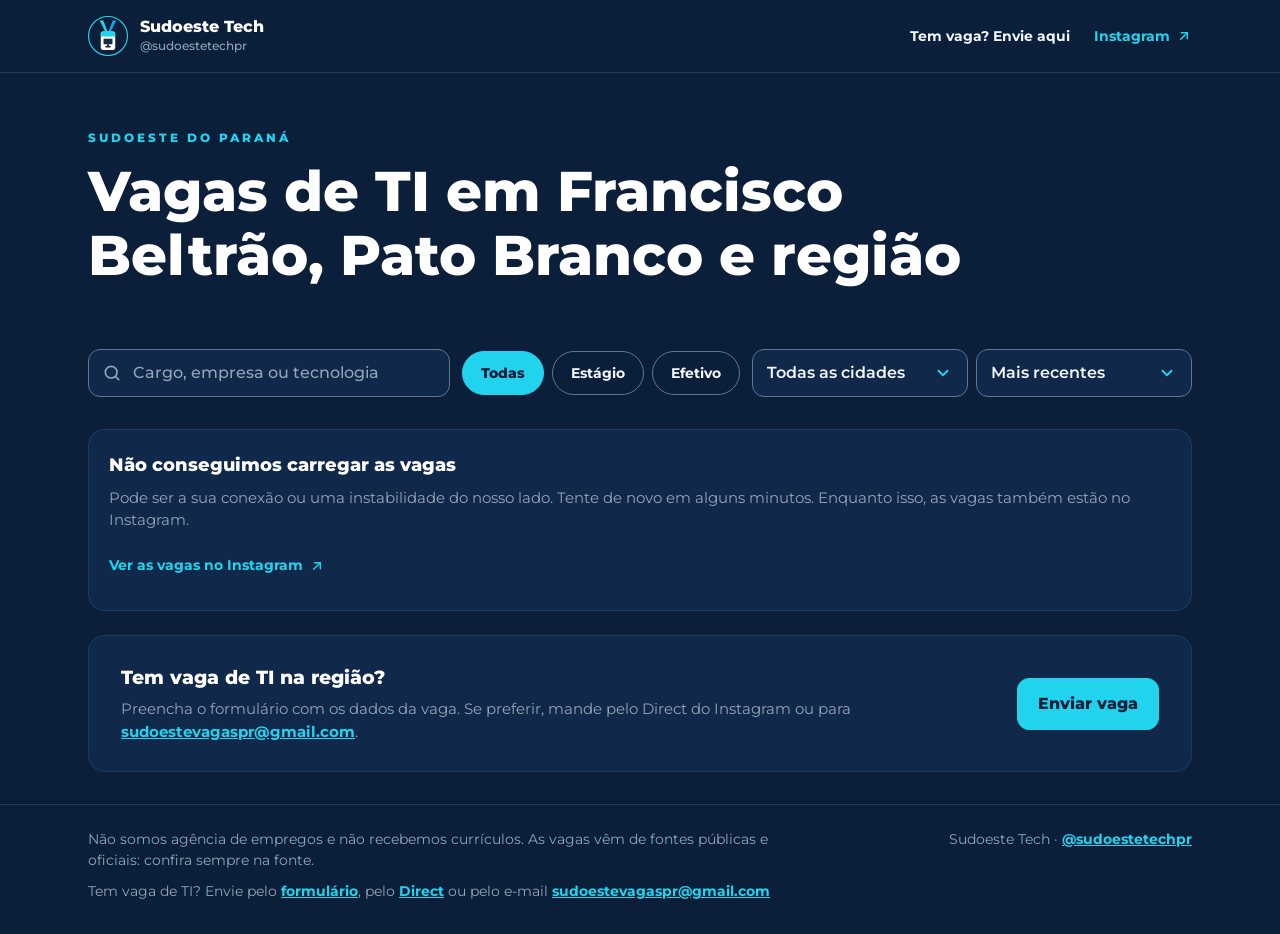
<file: index.html>
<!doctype html>
<html lang="pt-BR">
<head>
<meta charset="utf-8">
<script src="js/redirecionar.js?v=20261122c"></script>
<meta name="viewport" content="width=device-width, initial-scale=1">
<title>Vagas de TI no Sudoeste do Paraná | Sudoeste Tech</title>
<meta name="description" content="Vagas de TI em Francisco Beltrão, Pato Branco e região, reunidas pela Sudoeste Tech. Estágio e efetivo, com o link oficial de cada vaga.">
<meta name="theme-color" content="#0B1F3A">
<meta name="referrer" content="strict-origin-when-cross-origin">

<!-- Prévia do link no WhatsApp e redes sociais.
     O endereço precisa ser completo, com https:// (veja o README). -->
<meta property="og:type" content="website">
<meta property="og:locale" content="pt_BR">
<meta property="og:site_name" content="Sudoeste Tech">
<meta property="og:title" content="Vagas de TI no Sudoeste do Paraná | Sudoeste Tech">
<meta property="og:description" content="Vagas de TI em Francisco Beltrão, Pato Branco e região, num lugar só, com o link oficial de cada vaga.">
<meta property="og:url" content="https://sudoestetech.com.br/">
<meta property="og:image" content="https://sudoestetech.com.br/img/previa.png">
<meta property="og:image:width" content="1200">
<meta property="og:image:height" content="630">
<meta property="og:image:alt" content="Sudoeste Tech: vagas de TI no Sudoeste do Paraná">
<meta name="twitter:card" content="summary_large_image">

<link rel="icon" href="img/logo.svg" type="image/svg+xml">
<link rel="icon" href="img/favicon-32.png" type="image/png" sizes="32x32">
<link rel="apple-touch-icon" href="img/apple-touch-icon.png">
<link rel="preload" href="fontes/montserrat.woff2" as="font" type="font/woff2" crossorigin>
<link rel="stylesheet" href="css/estilo.css?v=20261122c">
</head>
<body>

<header class="topo">
  <div class="conteudo">
    <a class="marca" href="./">
      <img src="img/logo.svg" alt="" width="40" height="40">
      <span>
        <span class="marca-nome">Sudoeste Tech</span>
        <span class="marca-perfil">@sudoestetechpr</span>
      </span>
    </a>
    <nav class="topo-links" aria-label="Links">
      <a class="link-seta link-claro so-computador" href="https://docs.google.com/forms/d/e/1FAIpQLSdrJC9svuXizVMNhkHapBApEBNYe-bqqFJYwQx15sDE28wVZw/viewform" target="_blank" rel="noopener noreferrer">Tem vaga? Envie aqui</a>
      <a class="link-seta" href="https://www.instagram.com/sudoestetechpr/" target="_blank" rel="noopener noreferrer">Instagram<svg class="icone" viewBox="0 0 24 24" aria-hidden="true"><path d="M7 17 17 7"/><path d="M8 7h9v9"/></svg></a>
    </nav>
  </div>
</header>

<main>
  <section class="conteudo abertura">
    <span class="sobretitulo">Sudoeste do Paraná</span>
    <h1>Vagas de TI em Francisco Beltrão, Pato Branco e região</h1>
    <p class="resumo" id="resumo" aria-live="polite"></p>
  </section>

  <section class="conteudo" aria-label="Busca e filtros">
    <form class="filtros" id="form-busca" role="search">
      <div class="campo campo-busca">
        <label for="busca" class="sr-only">Buscar vagas</label>
        <svg class="icone" viewBox="0 0 24 24" aria-hidden="true"><circle cx="11" cy="11" r="7"/><path d="m20 20-3.5-3.5"/></svg>
        <input id="busca" type="search" placeholder="Cargo, empresa ou tecnologia" autocomplete="off" enterkeyhint="search">
      </div>
      <div class="tipos" role="group" aria-label="Tipo de vaga">
        <button type="button" data-tipo="" aria-pressed="true">Todas</button>
        <button type="button" data-tipo="Estágio" aria-pressed="false">Estágio</button>
        <button type="button" data-tipo="Efetivo" aria-pressed="false">Efetivo</button>
      </div>
      <div class="selecoes">
        <div class="campo campo-cidade">
          <label for="cidade" class="sr-only">Cidade</label>
          <select id="cidade">
            <option value="">Todas as cidades</option>
            <option value="remota">Remota</option>
          </select>
          <svg class="icone" viewBox="0 0 24 24" aria-hidden="true"><path d="m6 9 6 6 6-6"/></svg>
        </div>
        <div class="campo campo-ordem">
          <label for="ordem" class="sr-only">Ordenar vagas</label>
          <select id="ordem">
            <option value="recentes">Mais recentes</option>
            <option value="prazo">Prazo mais próximo</option>
            <option value="az">Cargo de A a Z</option>
            <option value="za">Cargo de Z a A</option>
          </select>
          <svg class="icone" viewBox="0 0 24 24" aria-hidden="true"><path d="m6 9 6 6 6-6"/></svg>
        </div>
      </div>
      <p class="contagem-filtro" id="contagem-filtro" aria-live="polite"></p>
    </form>
  </section>

  <section class="conteudo lista" id="lista" aria-label="Vagas abertas">
    <p class="carregando">Carregando vagas…</p>
    <noscript><p class="sem-js">Para ver as vagas, ative o JavaScript no navegador. As vagas também estão no <a href="https://www.instagram.com/sudoestetechpr/">Instagram</a>.</p></noscript>
  </section>

  <div class="conteudo">
    <section class="chamada" id="contato" aria-labelledby="titulo-contato">
      <div>
        <h2 id="titulo-contato">Tem vaga de TI na região?</h2>
        <p>Preencha o formulário com os dados da vaga. Se preferir, mande pelo Direct do Instagram ou para <a href="mailto:sudoestevagaspr@gmail.com">sudoestevagaspr@gmail.com</a>.</p>
      </div>
      <a class="botao botao-cheio" href="https://docs.google.com/forms/d/e/1FAIpQLSdrJC9svuXizVMNhkHapBApEBNYe-bqqFJYwQx15sDE28wVZw/viewform" target="_blank" rel="noopener noreferrer">Enviar vaga</a>
    </section>
  </div>
</main>

<footer class="rodape">
  <div class="conteudo">
    <div>
      <p>Não somos agência de empregos e não recebemos currículos. As vagas vêm de fontes públicas e oficiais: confira sempre na fonte.</p>
      <p>Tem vaga de TI? Envie pelo <a href="https://docs.google.com/forms/d/e/1FAIpQLSdrJC9svuXizVMNhkHapBApEBNYe-bqqFJYwQx15sDE28wVZw/viewform" target="_blank" rel="noopener noreferrer">formulário</a>, pelo <a href="https://ig.me/m/sudoestetechpr" target="_blank" rel="noopener noreferrer">Direct</a> ou pelo e-mail <a href="mailto:sudoestevagaspr@gmail.com">sudoestevagaspr@gmail.com</a></p>
    </div>
    <p>Sudoeste Tech · <a href="https://www.instagram.com/sudoestetechpr/" target="_blank" rel="noopener noreferrer">@sudoestetechpr</a></p>
  </div>
</footer>

<script src="js/config.js?v=20261122c"></script>
<script src="js/planilha.js?v=20261122c"></script>
<script src="js/contador.js?v=20261122c"></script>
<script src="js/lista.js?v=20261122c"></script>
</body>
</html>
</file>
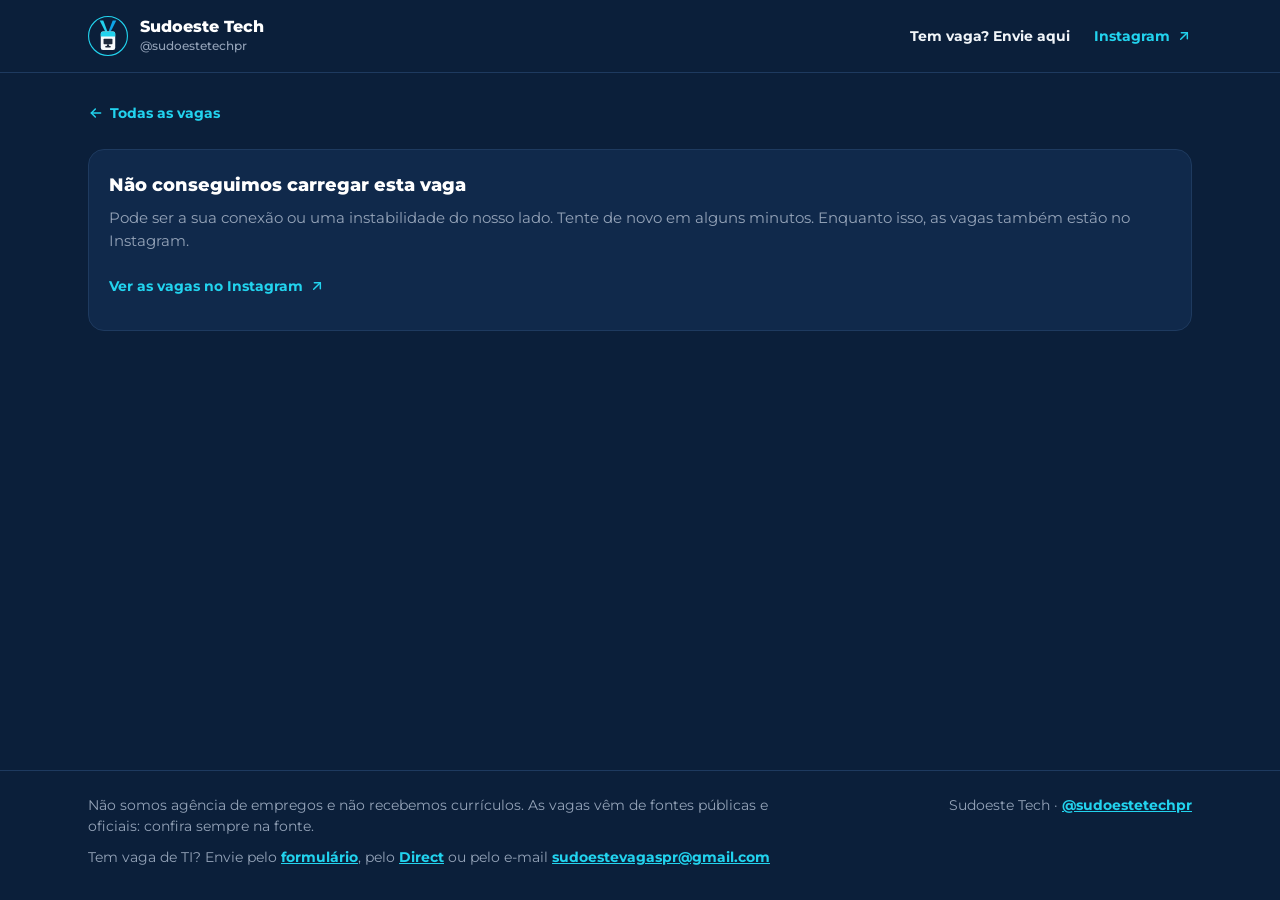
<file: vaga.html>
<!doctype html>
<html lang="pt-BR">
<head>
<meta charset="utf-8">
<script src="js/redirecionar.js?v=20261122c"></script>
<meta name="viewport" content="width=device-width, initial-scale=1">
<title>Vaga de TI | Sudoeste Tech</title>
<meta name="description" content="Vagas de TI em Francisco Beltrão, Pato Branco e região, reunidas pela Sudoeste Tech. Estágio e efetivo, com o link oficial de cada vaga.">
<meta name="theme-color" content="#0B1F3A">
<meta name="referrer" content="strict-origin-when-cross-origin">

<!-- Prévia do link no WhatsApp e redes sociais.
     O endereço precisa ser completo, com https:// (veja o README). -->
<meta property="og:type" content="website">
<meta property="og:locale" content="pt_BR">
<meta property="og:site_name" content="Sudoeste Tech">
<meta property="og:title" content="Vagas de TI no Sudoeste do Paraná | Sudoeste Tech">
<meta property="og:description" content="Vagas de TI em Francisco Beltrão, Pato Branco e região, num lugar só, com o link oficial de cada vaga.">
<meta property="og:url" content="https://sudoestetech.com.br/">
<meta property="og:image" content="https://sudoestetech.com.br/img/previa.png">
<meta property="og:image:width" content="1200">
<meta property="og:image:height" content="630">
<meta property="og:image:alt" content="Sudoeste Tech: vagas de TI no Sudoeste do Paraná">
<meta name="twitter:card" content="summary_large_image">

<link rel="icon" href="img/logo.svg" type="image/svg+xml">
<link rel="icon" href="img/favicon-32.png" type="image/png" sizes="32x32">
<link rel="apple-touch-icon" href="img/apple-touch-icon.png">
<link rel="preload" href="fontes/montserrat.woff2" as="font" type="font/woff2" crossorigin>
<link rel="stylesheet" href="css/estilo.css?v=20261122c">
</head>
<body>

<header class="topo">
  <div class="conteudo">
    <a class="marca" href="./">
      <img src="img/logo.svg" alt="" width="40" height="40">
      <span>
        <span class="marca-nome">Sudoeste Tech</span>
        <span class="marca-perfil">@sudoestetechpr</span>
      </span>
    </a>
    <nav class="topo-links" aria-label="Links">
      <a class="link-seta link-claro so-computador" href="https://docs.google.com/forms/d/e/1FAIpQLSdrJC9svuXizVMNhkHapBApEBNYe-bqqFJYwQx15sDE28wVZw/viewform" target="_blank" rel="noopener noreferrer">Tem vaga? Envie aqui</a>
      <a class="link-seta" href="https://www.instagram.com/sudoestetechpr/" target="_blank" rel="noopener noreferrer">Instagram<svg class="icone" viewBox="0 0 24 24" aria-hidden="true"><path d="M7 17 17 7"/><path d="M8 7h9v9"/></svg></a>
    </nav>
  </div>
</header>

<main class="conteudo">
  <p class="voltar"><a class="link-seta" href="./"><svg class="icone" viewBox="0 0 24 24" aria-hidden="true"><path d="M19 12H5"/><path d="m11 18-6-6 6-6"/></svg>Todas as vagas</a></p>
  <div id="vaga">
    <p class="carregando">Carregando vaga…</p>
    <noscript><p class="sem-js">Para ver as vagas, ative o JavaScript no navegador. As vagas também estão no <a href="https://www.instagram.com/sudoestetechpr/">Instagram</a>.</p></noscript>
  </div>
</main>

<footer class="rodape">
  <div class="conteudo">
    <div>
      <p>Não somos agência de empregos e não recebemos currículos. As vagas vêm de fontes públicas e oficiais: confira sempre na fonte.</p>
      <p>Tem vaga de TI? Envie pelo <a href="https://docs.google.com/forms/d/e/1FAIpQLSdrJC9svuXizVMNhkHapBApEBNYe-bqqFJYwQx15sDE28wVZw/viewform" target="_blank" rel="noopener noreferrer">formulário</a>, pelo <a href="https://ig.me/m/sudoestetechpr" target="_blank" rel="noopener noreferrer">Direct</a> ou pelo e-mail <a href="mailto:sudoestevagaspr@gmail.com">sudoestevagaspr@gmail.com</a></p>
    </div>
    <p>Sudoeste Tech · <a href="https://www.instagram.com/sudoestetechpr/" target="_blank" rel="noopener noreferrer">@sudoestetechpr</a></p>
  </div>
</footer>

<script src="js/config.js?v=20261122c"></script>
<script src="js/planilha.js?v=20261122c"></script>
<script src="js/contador.js?v=20261122c"></script>
<script src="js/vaga.js?v=20261122c"></script>
</body>
</html>
</file>
<file: css/estilo.css>
/* Sudoeste Tech: estilo do site de vagas.
   Feito primeiro para celular; as regras @media no fim ajustam para telas maiores. */

@font-face {
  font-family: "Montserrat";
  src: url("../fontes/montserrat.woff2") format("woff2");
  font-weight: 400 800;
  font-style: normal;
  font-display: swap;
}

:root {
  --fundo: #0B1F3A;
  --cartao: #10294B;
  --borda: #1E3A5F;
  --borda-campo: #64748B;
  --ciano: #22D3EE;
  --ciano-claro: #67E8F9;
  --amarelo: #FDE047;
  --texto: #F1F5F9;
  --branco: #FFFFFF;
  --apoio: #94A3B8;
  --raio: 16px;
}

* { box-sizing: border-box; }

html { -webkit-text-size-adjust: 100%; }

body {
  margin: 0;
  min-height: 100vh;
  display: flex;
  flex-direction: column;
  background: var(--fundo);
  color: var(--texto);
  font-family: "Montserrat", "Segoe UI", Arial, sans-serif;
  font-size: 16px;
  line-height: 1.5;
}

a { color: var(--ciano); }
a:hover { color: var(--ciano-claro); }

a:focus-visible,
button:focus-visible,
input:focus-visible,
select:focus-visible {
  outline: 3px solid var(--amarelo);
  outline-offset: 2px;
}

.sr-only {
  position: absolute;
  width: 1px; height: 1px;
  padding: 0; margin: -1px;
  overflow: hidden;
  clip: rect(0, 0, 0, 0);
  white-space: nowrap;
  border: 0;
}

.icone {
  width: 16px; height: 16px;
  flex: none;
  fill: none;
  stroke: currentColor;
  stroke-width: 2.2;
  stroke-linecap: round;
  stroke-linejoin: round;
}

.conteudo {
  width: 100%;
  max-width: 1200px;
  margin: 0 auto;
  padding: 0 20px;
}

/* ---------- Topo ---------- */

.topo { border-bottom: 1px solid var(--borda); }

.topo .conteudo {
  display: flex;
  align-items: center;
  justify-content: space-between;
  gap: 12px;
  padding-top: 14px;
  padding-bottom: 14px;
}

.marca {
  display: flex;
  align-items: center;
  gap: 12px;
  text-decoration: none;
  color: inherit;
}
.marca:hover { color: inherit; }
.marca img { width: 40px; height: 40px; }
.marca-nome { display: block; font-size: 16px; font-weight: 800; color: var(--branco); line-height: 1.2; }
.marca-perfil { display: block; font-size: 12px; font-weight: 500; color: var(--apoio); }

.topo-links { display: flex; align-items: center; gap: 24px; }

.link-seta {
  display: inline-flex;
  align-items: center;
  gap: 6px;
  min-height: 44px;
  font-size: 14px;
  font-weight: 700;
  text-decoration: none;
}

.link-claro { color: var(--texto); }
.link-claro:hover { color: var(--ciano); }
.so-computador { display: none; }

/* ---------- Abertura ---------- */

.abertura {
  display: flex;
  flex-direction: column;
  gap: 12px;
  padding-top: 28px;
  padding-bottom: 20px;
}

.sobretitulo {
  font-size: 12px;
  font-weight: 800;
  letter-spacing: 3px;
  text-transform: uppercase;
  color: var(--ciano);
}

.abertura h1 {
  margin: 0;
  font-size: 28px;
  line-height: 1.15;
  font-weight: 800;
  color: var(--branco);
}

.resumo { margin: 0; font-size: 14px; color: var(--apoio); min-height: 21px; }
.resumo strong { font-weight: 700; color: var(--texto); }

/* ---------- Busca e filtros ---------- */

.filtros {
  display: flex;
  flex-direction: column;
  gap: 12px;
  padding-bottom: 8px;
}

.campo { position: relative; }

.campo input,
.campo select {
  width: 100%;
  height: 48px;
  border-radius: 12px;
  border: 1.5px solid var(--borda-campo);
  background: var(--cartao);
  color: var(--texto);
  font-family: inherit;
  font-size: 16px; /* 16px ou mais: o iPhone não dá zoom ao tocar */
  font-weight: 500;
}

.campo input { padding: 0 14px 0 44px; }
.campo input::placeholder { color: var(--apoio); opacity: 1; }
.campo input::-webkit-search-cancel-button { filter: invert(1); }

.campo select {
  padding: 0 44px 0 14px;
  font-weight: 600;
  appearance: none;
  -webkit-appearance: none;
  cursor: pointer;
}

.campo .icone {
  position: absolute;
  top: 50%;
  transform: translateY(-50%);
  pointer-events: none;
}
.campo-busca .icone { left: 14px; width: 20px; height: 20px; color: var(--apoio); stroke-width: 2; }
.campo-cidade .icone,
.campo-ordem .icone { right: 16px; width: 18px; height: 18px; color: var(--ciano); stroke-width: 2.4; }

.tipos { display: flex; gap: 8px; flex-wrap: wrap; }

/* Cidade e ordenação: uma embaixo da outra no celular pequeno,
   lado a lado a partir de 560px (assim o texto não fica cortado). */
.selecoes { display: grid; grid-template-columns: 1fr; gap: 8px; }
.selecoes .campo { min-width: 0; }
.selecoes select { text-overflow: ellipsis; }
@media (min-width: 560px) {
  .selecoes { grid-template-columns: 1fr 1fr; }
}

.tipos button {
  min-height: 44px;
  padding: 0 18px;
  border-radius: 999px;
  border: 1.5px solid var(--borda-campo);
  background: transparent;
  color: var(--texto);
  font-family: inherit;
  font-size: 14px;
  font-weight: 700;
  cursor: pointer;
}
.tipos button:hover { border-color: var(--ciano); }
.tipos button[aria-pressed="true"] {
  border-color: var(--ciano);
  background: var(--ciano);
  color: var(--fundo);
  font-weight: 800;
}

.contagem-filtro { margin: 4px 0 0; font-size: 13px; color: var(--apoio); }
.contagem-filtro:empty { display: none; }

/* ---------- Cards ---------- */

.lista {
  display: grid;
  grid-template-columns: 1fr;
  gap: 14px;
  padding-top: 12px;
  padding-bottom: 8px;
}

.cartao {
  background: var(--cartao);
  border: 1px solid var(--borda);
  border-radius: var(--raio);
  padding: 18px;
  display: flex;
  flex-direction: column;
  gap: 12px;
}

.cartao-cabeca {
  display: flex;
  align-items: center;
  justify-content: space-between;
  gap: 8px;
  min-height: 24px;
}

.tipo {
  font-size: 12px;
  font-weight: 800;
  letter-spacing: 2px;
  text-transform: uppercase;
  color: var(--ciano);
}

.selo-nova {
  padding: 4px 10px;
  border-radius: 999px;
  background: var(--amarelo);
  color: var(--fundo);
  font-size: 12px;
  font-weight: 800;
  line-height: 1.2;
}

.titulo-bloco { display: flex; flex-direction: column; gap: 4px; }

.cartao h2 {
  margin: 0;
  font-size: 19px;
  line-height: 1.25;
  font-weight: 800;
  color: var(--branco);
}
.cartao h2 a { color: inherit; text-decoration: none; }
.cartao h2 a:hover { color: var(--ciano-claro); }

.empresa { font-size: 14px; font-weight: 500; color: var(--apoio); }

.chips { display: flex; flex-wrap: wrap; gap: 8px; margin: 0; padding: 0; list-style: none; }

.chip {
  display: inline-flex;
  align-items: center;
  gap: 6px;
  padding: 6px 12px;
  border-radius: 999px;
  border: 1.5px solid var(--ciano);
  font-size: 13px;
  font-weight: 600;
  line-height: 1.3;
  color: var(--texto);
}
.chip .icone { width: 14px; height: 14px; color: var(--ciano); }

.destaque {
  margin: 0;
  font-size: 15px;
  line-height: 1.3;
  font-weight: 800;
  color: var(--amarelo);
}

.prazo { margin: 0; font-size: 13px; font-weight: 600; color: var(--texto); }

.cartao-pe {
  display: flex;
  align-items: center;
  justify-content: space-between;
  gap: 8px;
  margin-top: auto;
  padding-top: 10px;
  border-top: 1px solid var(--borda);
}

.conferida { font-size: 13px; color: var(--apoio); }

/* ---------- Avisos (sem vagas, erro, carregando) ---------- */

.aviso {
  grid-column: 1 / -1;
  background: var(--cartao);
  border: 1px solid var(--borda);
  border-radius: var(--raio);
  padding: 22px 20px;
}
.aviso h1, .aviso h2 { margin: 0 0 8px; font-size: 18px; font-weight: 800; color: var(--branco); }
.aviso p { margin: 0 0 12px; font-size: 15px; color: var(--apoio); }
.aviso p:last-child { margin-bottom: 0; }

/* Textos da planilha sem espaço (links, e-mails, palavras enormes) quebram a linha
   em vez de empurrar a página para o lado no celular. */
.cartao, .aviso { overflow-wrap: anywhere; }

.sem-js { color: var(--apoio); font-size: 15px; padding: 12px 0; }

.carregando { color: var(--apoio); font-size: 14px; padding: 12px 0; grid-column: 1 / -1; }

/* ---------- Chamada para empresas ---------- */

.chamada {
  margin-top: 24px;
  margin-bottom: 32px;
  background: var(--cartao);
  border: 1px solid var(--borda);
  border-radius: var(--raio);
  padding: 22px 22px;
  display: flex;
  flex-direction: column;
  gap: 14px;
}
.chamada h2 { margin: 0 0 6px; font-size: 19px; font-weight: 800; color: var(--branco); }
.chamada p { margin: 0; font-size: 15px; color: var(--apoio); }
.chamada p a { font-weight: 700; word-break: break-word; }

/* ---------- Botões ---------- */

.botao {
  display: inline-flex;
  align-items: center;
  justify-content: center;
  gap: 10px;
  min-height: 52px;
  padding: 12px 20px;
  border-radius: 12px;
  font-family: inherit;
  font-size: 16px;
  font-weight: 800;
  text-align: center;
  text-decoration: none;
  cursor: pointer;
}
.botao .icone { width: 18px; height: 18px; stroke-width: 2.4; }

.botao-cheio { background: var(--ciano); color: var(--fundo); border: 1.5px solid var(--ciano); }
.botao-cheio:hover { background: var(--ciano-claro); color: var(--fundo); }

.botao-contorno { background: transparent; color: var(--texto); border: 1.5px solid var(--ciano); }
.botao-contorno:hover { color: var(--branco); background: rgba(34, 211, 238, 0.08); }
.botao-contorno .icone { color: var(--ciano); }

/* ---------- Página da vaga ---------- */

.voltar { margin: 18px 0 14px; }

.detalhe { gap: 14px; padding: 22px 20px; margin-bottom: 32px; }

.detalhe h1 {
  margin: 0;
  font-size: 26px;
  line-height: 1.2;
  font-weight: 800;
  color: var(--branco);
}

.detalhe .empresa { font-size: 16px; }
.detalhe .destaque { font-size: 17px; }
.observacao { margin: 0; font-size: 15px; color: var(--apoio); white-space: pre-line; }

.divisor { border: 0; border-top: 1px solid var(--borda); margin: 4px 0; width: 100%; }

.secao { display: flex; flex-direction: column; gap: 10px; }
.secao h2 {
  margin: 6px 0 0;
  font-size: 12px;
  font-weight: 800;
  letter-spacing: 2.5px;
  text-transform: uppercase;
  color: var(--ciano);
}
.secao p { margin: 0; font-size: 16px; }

.topicos { margin: 0; padding: 0; list-style: none; display: flex; flex-direction: column; gap: 8px; }
.topicos li { position: relative; padding-left: 22px; font-size: 16px; }
.topicos li::before {
  content: "";
  position: absolute;
  left: 2px;
  top: 0.55em;
  width: 8px; height: 8px;
  border-radius: 50%;
  background: var(--ciano);
}

.passos {
  margin: 0;
  padding: 18px;
  list-style: none;
  counter-reset: passo;
  background: var(--ciano);
  color: var(--fundo);
  border-radius: 14px;
  display: flex;
  flex-direction: column;
  gap: 14px;
}
.passos li {
  counter-increment: passo;
  position: relative;
  padding-left: 42px;
  min-height: 28px;
  font-size: 16px;
  font-weight: 700;
  line-height: 1.4;
  overflow-wrap: anywhere;
}
.passos li::before {
  content: counter(passo);
  position: absolute;
  left: 0; top: -2px;
  width: 28px; height: 28px;
  border-radius: 50%;
  background: var(--fundo);
  color: var(--branco);
  font-size: 14px;
  font-weight: 800;
  display: flex;
  align-items: center;
  justify-content: center;
}

.acoes { display: flex; flex-direction: column; gap: 12px; margin-top: 6px; }

.fonte { margin: 2px 0 0; font-size: 13px; color: var(--apoio); }

/* ---------- Rodapé ---------- */

.rodape { margin-top: auto; border-top: 1px solid var(--borda); }
.rodape .conteudo {
  padding-top: 24px;
  padding-bottom: 32px;
  display: flex;
  flex-direction: column;
  gap: 10px;
  font-size: 14px;
  color: var(--apoio);
}
.rodape p { margin: 0; }
.rodape .conteudo > div { display: flex; flex-direction: column; gap: 10px; }
.rodape a { font-weight: 700; word-break: break-word; }

/* ---------- Telas maiores ---------- */

@media (min-width: 700px) {
  .conteudo { padding: 0 32px; }
  .abertura h1 { font-size: 40px; }
  .lista { grid-template-columns: repeat(2, minmax(0, 1fr)); gap: 24px; }
  .chamada { flex-direction: row; align-items: center; justify-content: space-between; padding: 28px 32px; }
  .chamada .botao { flex: none; }
  .so-computador { display: inline-flex; }
  .detalhe { max-width: 720px; padding: 32px; }
  .voltar { max-width: 720px; }
  .acoes { flex-direction: row; }
  .acoes .botao { flex: 1; }
}

@media (min-width: 1024px) {
  .conteudo { padding: 0 48px; }
  .abertura { padding-top: 56px; padding-bottom: 28px; }
  .abertura h1 { font-size: 56px; max-width: 900px; }
  .resumo { font-size: 16px; }
  .filtros { flex-direction: row; align-items: center; flex-wrap: wrap; }
  .campo-busca { flex: 1 1 360px; }
  .selecoes { flex: 0 0 440px; }
  .tipos { flex-wrap: nowrap; }
  .contagem-filtro { flex-basis: 100%; }
  .lista { grid-template-columns: repeat(3, minmax(0, 1fr)); padding-top: 24px; }
  .rodape .conteudo { flex-direction: row; justify-content: space-between; align-items: flex-start; gap: 32px; }
  .rodape .conteudo > div { max-width: 720px; }
}

@media (prefers-reduced-motion: reduce) {
  * { scroll-behavior: auto !important; }
}
</file>
